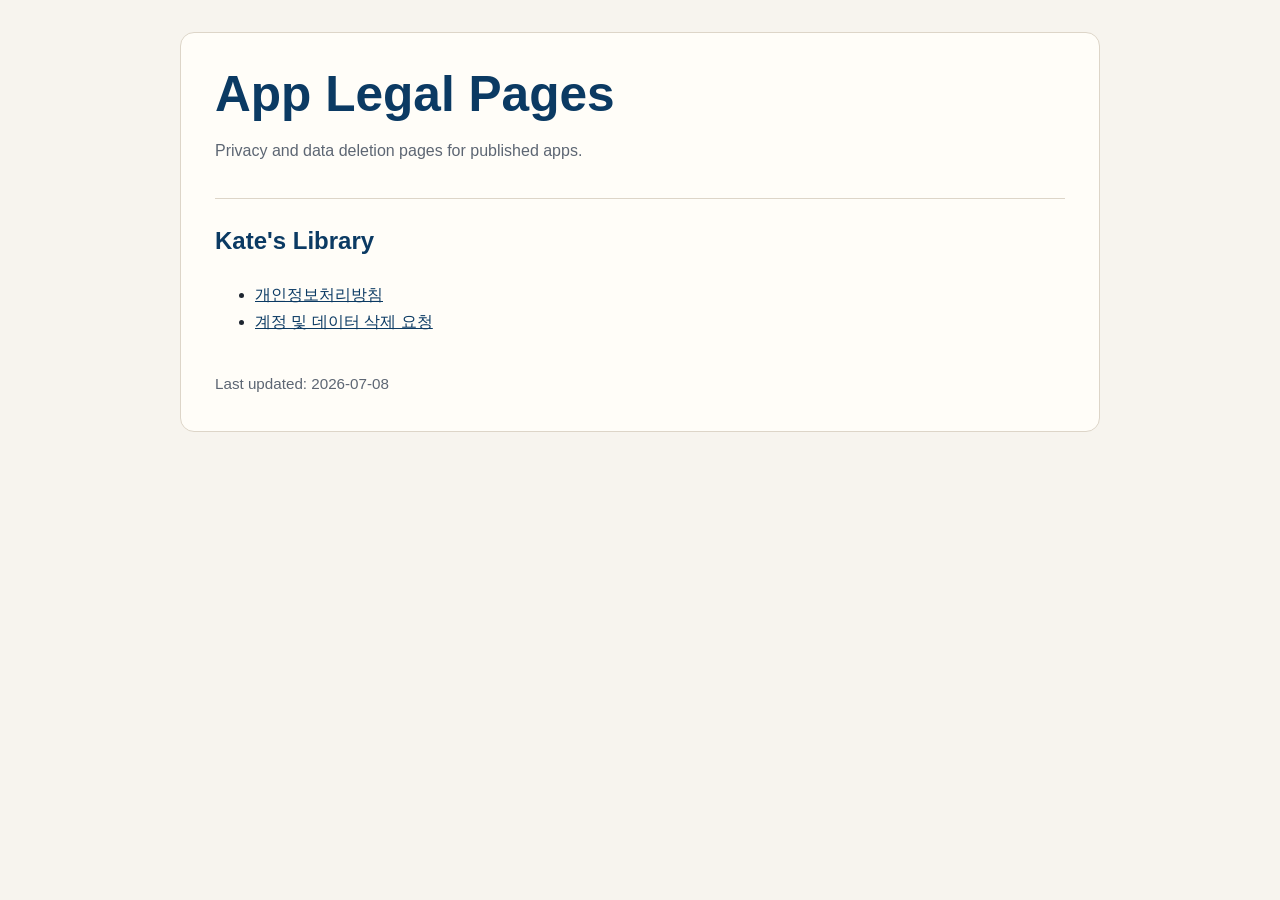
<file: index.html>
<!doctype html>
<html lang="ko">
  <head>
    <meta charset="utf-8">
    <meta name="viewport" content="width=device-width, initial-scale=1">
    <title>App Legal Pages</title>
    <link rel="stylesheet" href="assets/styles.css">
  </head>
  <body>
    <main>
      <h1>App Legal Pages</h1>
      <p class="meta">Privacy and data deletion pages for published apps.</p>

      <h2>Kate's Library</h2>
      <ul>
        <li><a href="apps/kates-library/privacy-policy/">개인정보처리방침</a></li>
        <li><a href="apps/kates-library/data-deletion/">계정 및 데이터 삭제 요청</a></li>
      </ul>

      <footer>
        Last updated: 2026-07-08
      </footer>
    </main>
  </body>
</html>
</file>
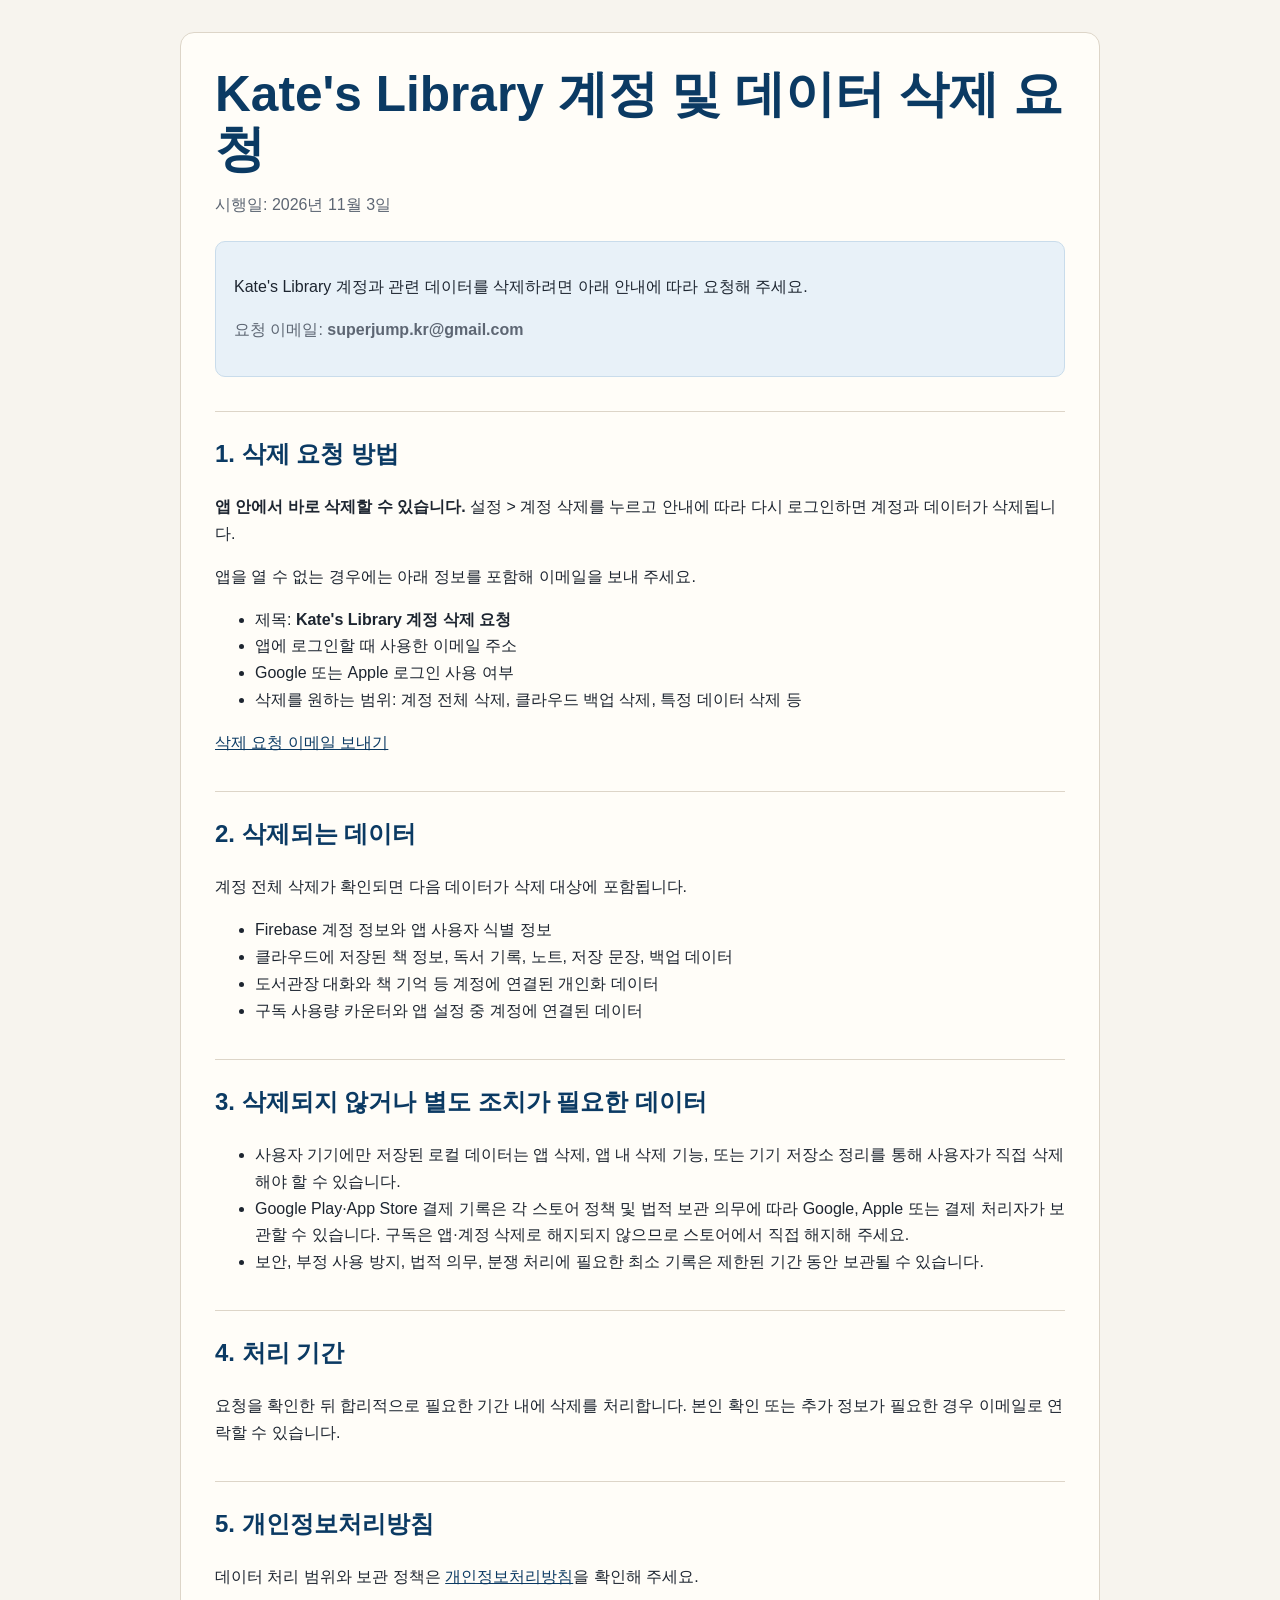
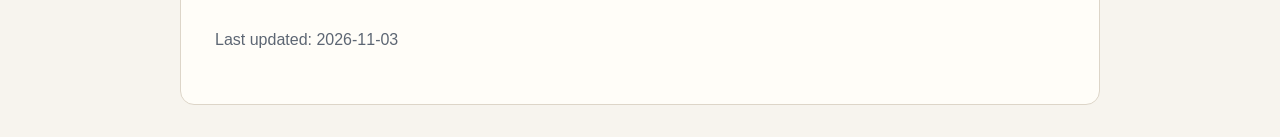
<file: apps/kates-library/data-deletion/index.html>
<!doctype html>
<html lang="ko">
  <head>
    <meta charset="utf-8">
    <meta name="viewport" content="width=device-width, initial-scale=1">
    <title>Kate's Library 계정 및 데이터 삭제 요청</title>
    <link rel="stylesheet" href="../../../assets/styles.css">
  </head>
  <body>
    <main>
      <h1>Kate's Library 계정 및 데이터 삭제 요청</h1>
      <p class="meta">시행일: 2026년 11월 3일</p>

      <div class="callout">
        <p>Kate's Library 계정과 관련 데이터를 삭제하려면 아래 안내에 따라 요청해 주세요.</p>
        <p class="note">요청 이메일: <strong>superjump.kr@gmail.com</strong></p>
      </div>

      <h2>1. 삭제 요청 방법</h2>
      <p><strong>앱 안에서 바로 삭제할 수 있습니다.</strong> 설정 &gt; 계정 삭제를 누르고 안내에 따라 다시 로그인하면 계정과 데이터가 삭제됩니다.</p>
      <p>앱을 열 수 없는 경우에는 아래 정보를 포함해 이메일을 보내 주세요.</p>
      <ul>
        <li>제목: <strong>Kate's Library 계정 삭제 요청</strong></li>
        <li>앱에 로그인할 때 사용한 이메일 주소</li>
        <li>Google 또는 Apple 로그인 사용 여부</li>
        <li>삭제를 원하는 범위: 계정 전체 삭제, 클라우드 백업 삭제, 특정 데이터 삭제 등</li>
      </ul>
      <p><a href="mailto:superjump.kr@gmail.com?subject=Kate's%20Library%20%EA%B3%84%EC%A0%95%20%EC%82%AD%EC%A0%9C%20%EC%9A%94%EC%B2%AD">삭제 요청 이메일 보내기</a></p>

      <h2>2. 삭제되는 데이터</h2>
      <p>계정 전체 삭제가 확인되면 다음 데이터가 삭제 대상에 포함됩니다.</p>
      <ul>
        <li>Firebase 계정 정보와 앱 사용자 식별 정보</li>
        <li>클라우드에 저장된 책 정보, 독서 기록, 노트, 저장 문장, 백업 데이터</li>
        <li>도서관장 대화와 책 기억 등 계정에 연결된 개인화 데이터</li>
        <li>구독 사용량 카운터와 앱 설정 중 계정에 연결된 데이터</li>
      </ul>

      <h2>3. 삭제되지 않거나 별도 조치가 필요한 데이터</h2>
      <ul>
        <li>사용자 기기에만 저장된 로컬 데이터는 앱 삭제, 앱 내 삭제 기능, 또는 기기 저장소 정리를 통해 사용자가 직접 삭제해야 할 수 있습니다.</li>
        <li>Google Play·App Store 결제 기록은 각 스토어 정책 및 법적 보관 의무에 따라 Google, Apple 또는 결제 처리자가 보관할 수 있습니다. 구독은 앱·계정 삭제로 해지되지 않으므로 스토어에서 직접 해지해 주세요.</li>
        <li>보안, 부정 사용 방지, 법적 의무, 분쟁 처리에 필요한 최소 기록은 제한된 기간 동안 보관될 수 있습니다.</li>
      </ul>

      <h2>4. 처리 기간</h2>
      <p>요청을 확인한 뒤 합리적으로 필요한 기간 내에 삭제를 처리합니다. 본인 확인 또는 추가 정보가 필요한 경우 이메일로 연락할 수 있습니다.</p>

      <h2>5. 개인정보처리방침</h2>
      <p>데이터 처리 범위와 보관 정책은 <a href="../privacy-policy/">개인정보처리방침</a>을 확인해 주세요.</p>

      <footer>
        <p>Last updated: 2026-11-03</p>
      </footer>
    </main>
  </body>
</html>
</file>
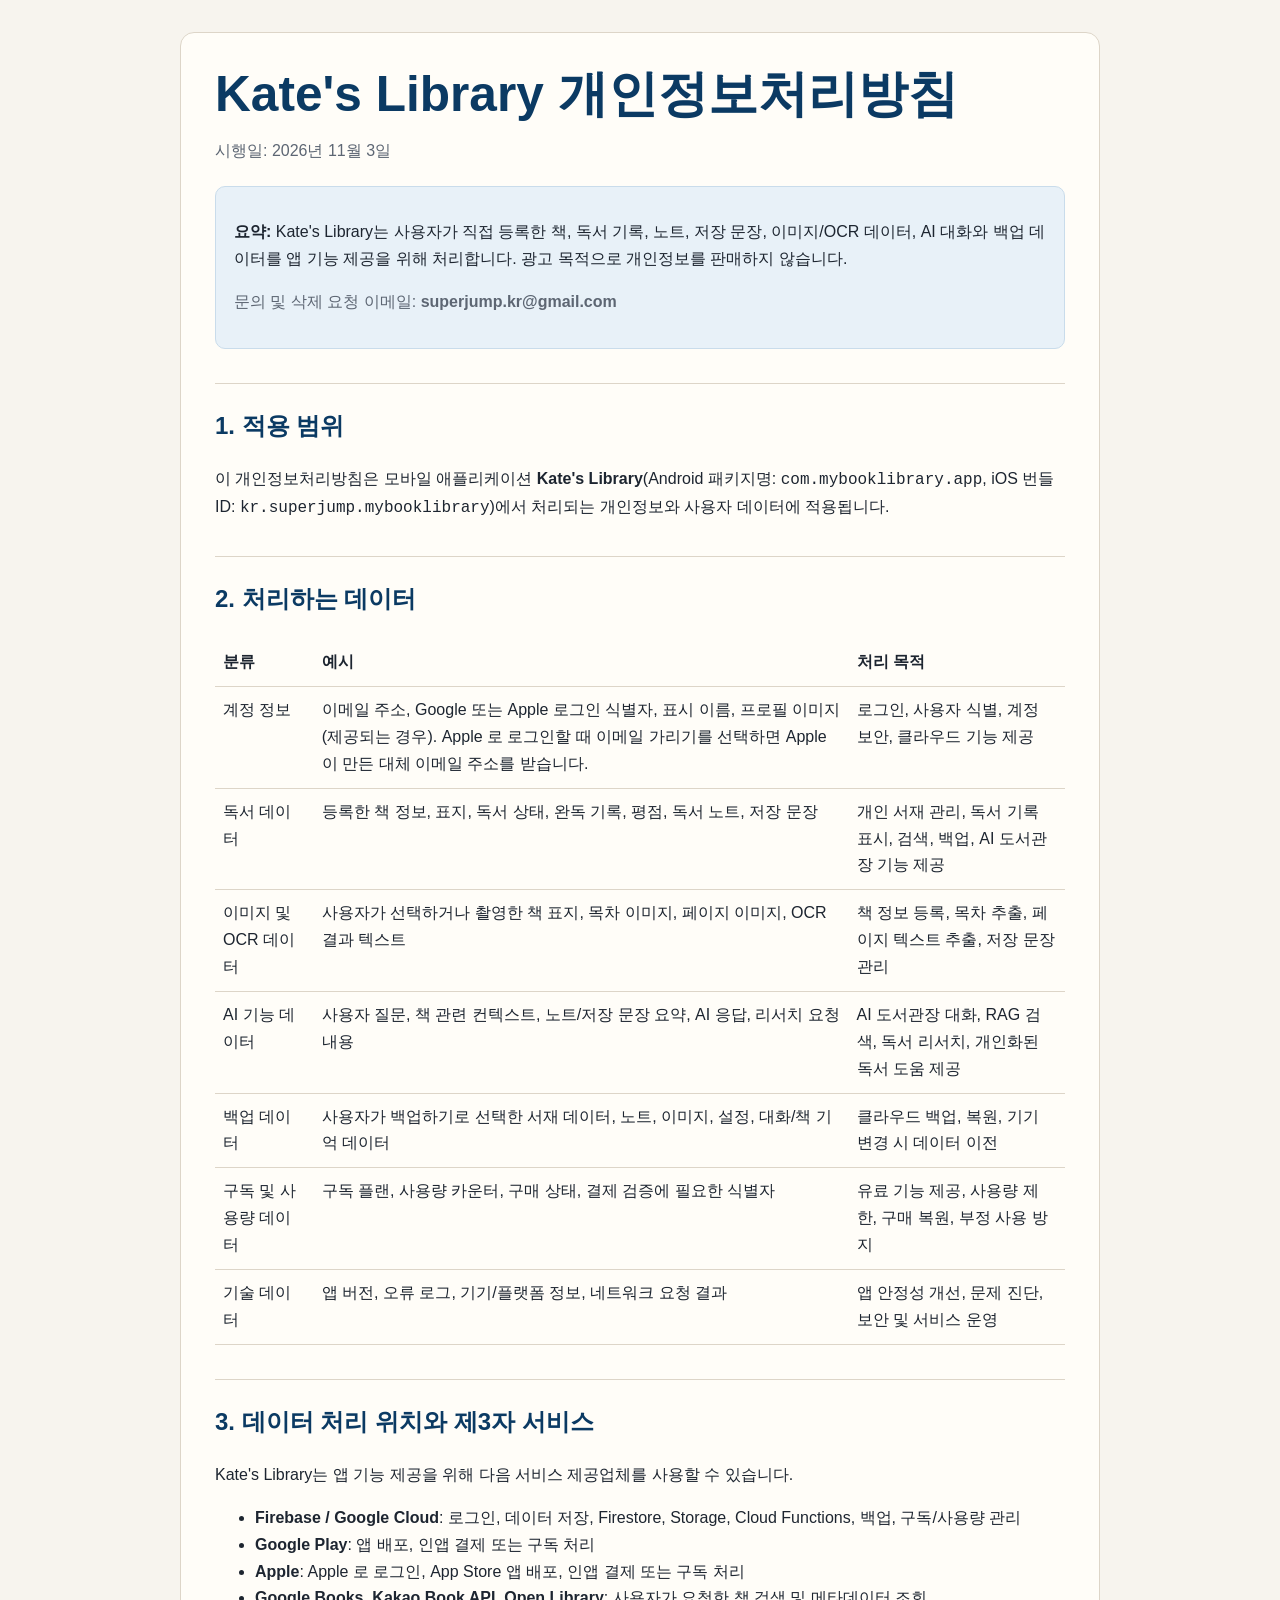
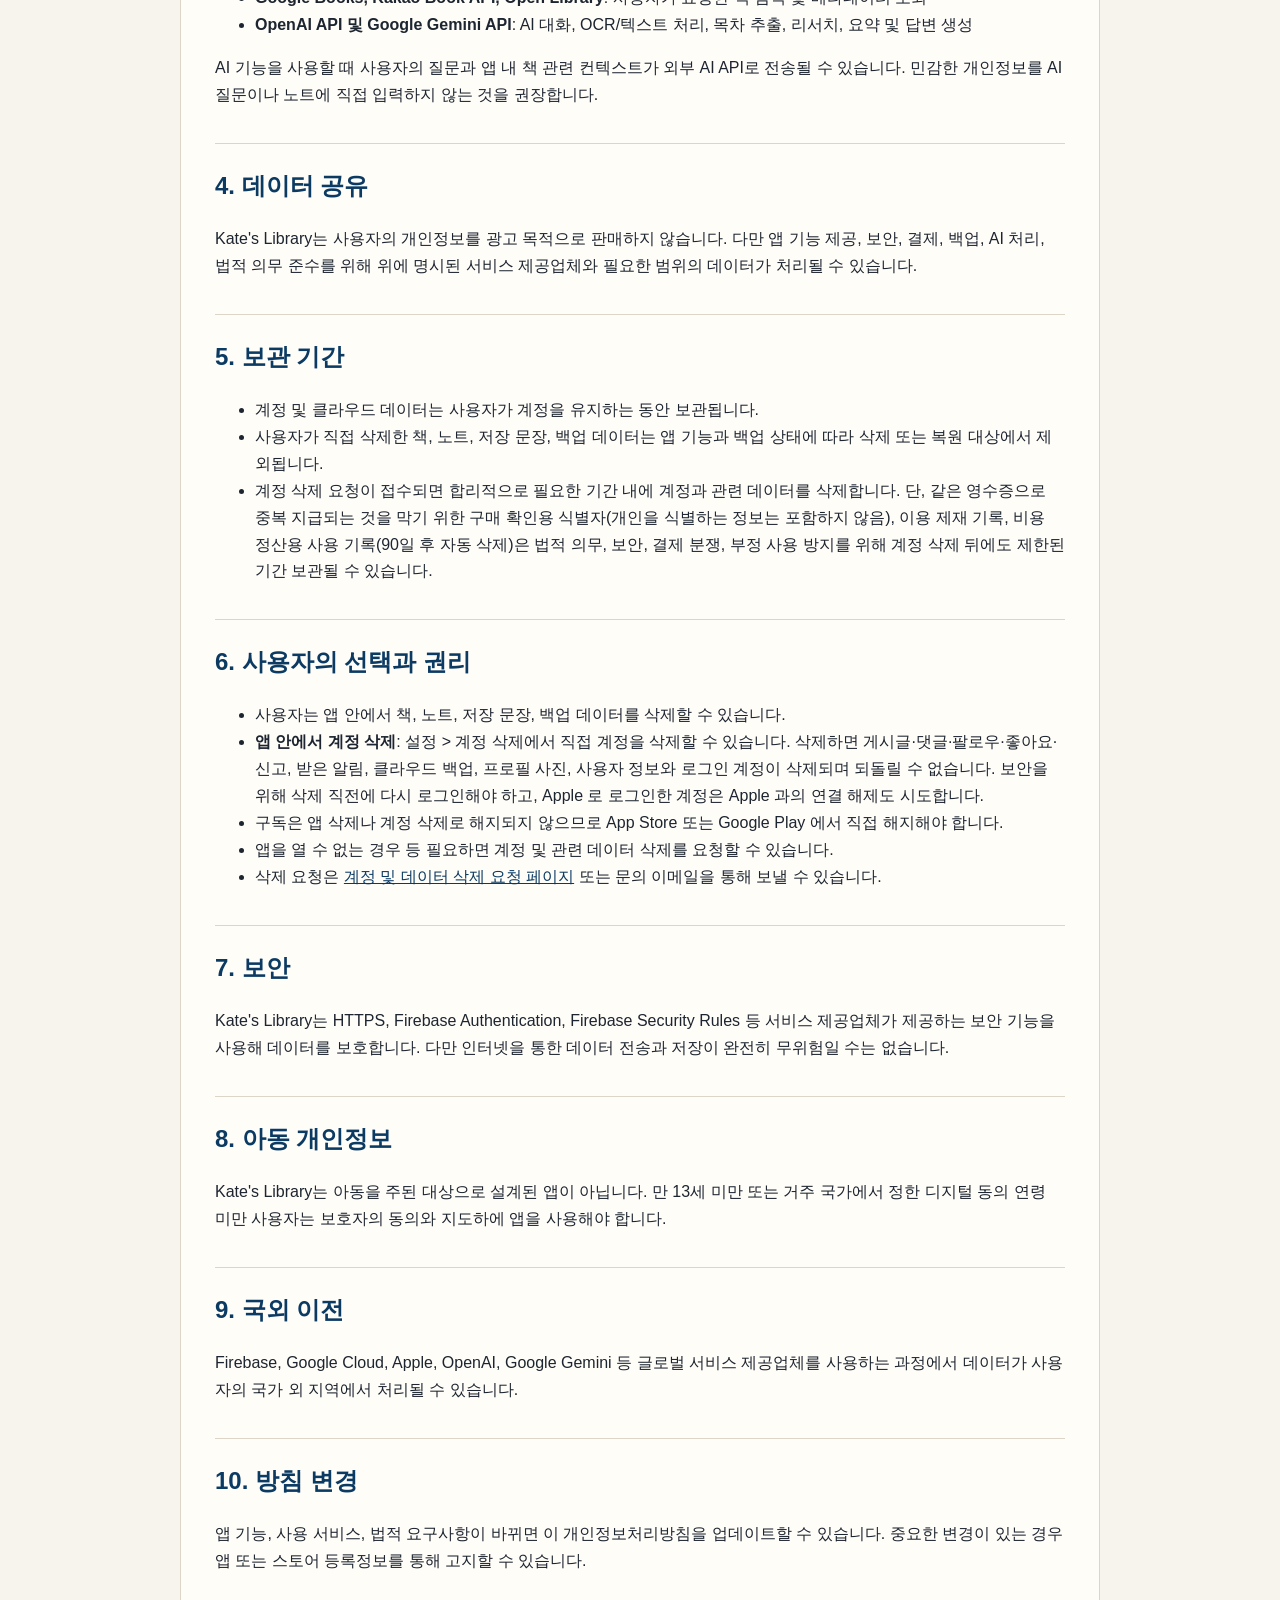
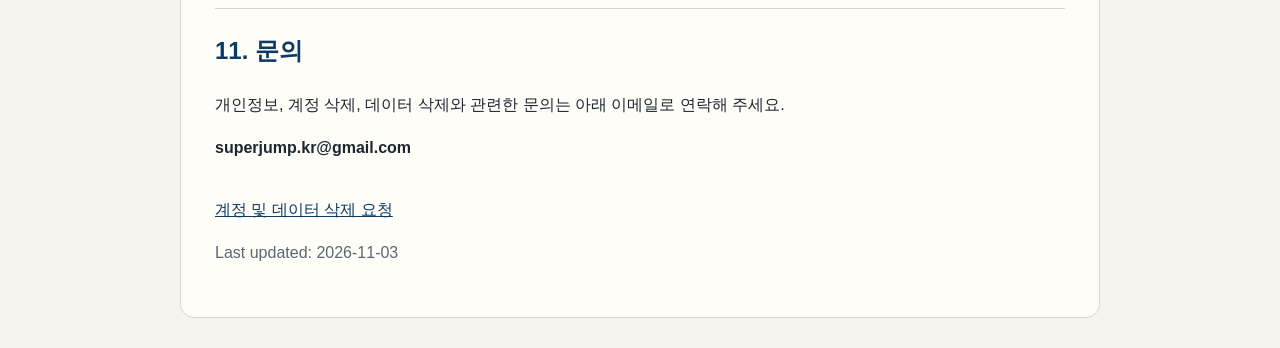
<file: apps/kates-library/privacy-policy/index.html>
<!doctype html>
<html lang="ko">
  <head>
    <meta charset="utf-8">
    <meta name="viewport" content="width=device-width, initial-scale=1">
    <title>Kate's Library 개인정보처리방침</title>
    <link rel="stylesheet" href="../../../assets/styles.css">
  </head>
  <body>
    <main>
      <h1>Kate's Library 개인정보처리방침</h1>
      <p class="meta">시행일: 2026년 11월 3일</p>

      <div class="callout">
        <p><strong>요약:</strong> Kate's Library는 사용자가 직접 등록한 책, 독서 기록, 노트, 저장 문장, 이미지/OCR 데이터, AI 대화와 백업 데이터를 앱 기능 제공을 위해 처리합니다. 광고 목적으로 개인정보를 판매하지 않습니다.</p>
        <p class="note">문의 및 삭제 요청 이메일: <strong>superjump.kr@gmail.com</strong></p>
      </div>

      <h2>1. 적용 범위</h2>
      <p>이 개인정보처리방침은 모바일 애플리케이션 <strong>Kate's Library</strong>(Android 패키지명: <code>com.mybooklibrary.app</code>, iOS 번들 ID: <code>kr.superjump.mybooklibrary</code>)에서 처리되는 개인정보와 사용자 데이터에 적용됩니다.</p>

      <h2>2. 처리하는 데이터</h2>
      <table>
        <thead>
          <tr>
            <th>분류</th>
            <th>예시</th>
            <th>처리 목적</th>
          </tr>
        </thead>
        <tbody>
          <tr>
            <td>계정 정보</td>
            <td>이메일 주소, Google 또는 Apple 로그인 식별자, 표시 이름, 프로필 이미지(제공되는 경우). Apple 로 로그인할 때 이메일 가리기를 선택하면 Apple 이 만든 대체 이메일 주소를 받습니다.</td>
            <td>로그인, 사용자 식별, 계정 보안, 클라우드 기능 제공</td>
          </tr>
          <tr>
            <td>독서 데이터</td>
            <td>등록한 책 정보, 표지, 독서 상태, 완독 기록, 평점, 독서 노트, 저장 문장</td>
            <td>개인 서재 관리, 독서 기록 표시, 검색, 백업, AI 도서관장 기능 제공</td>
          </tr>
          <tr>
            <td>이미지 및 OCR 데이터</td>
            <td>사용자가 선택하거나 촬영한 책 표지, 목차 이미지, 페이지 이미지, OCR 결과 텍스트</td>
            <td>책 정보 등록, 목차 추출, 페이지 텍스트 추출, 저장 문장 관리</td>
          </tr>
          <tr>
            <td>AI 기능 데이터</td>
            <td>사용자 질문, 책 관련 컨텍스트, 노트/저장 문장 요약, AI 응답, 리서치 요청 내용</td>
            <td>AI 도서관장 대화, RAG 검색, 독서 리서치, 개인화된 독서 도움 제공</td>
          </tr>
          <tr>
            <td>백업 데이터</td>
            <td>사용자가 백업하기로 선택한 서재 데이터, 노트, 이미지, 설정, 대화/책 기억 데이터</td>
            <td>클라우드 백업, 복원, 기기 변경 시 데이터 이전</td>
          </tr>
          <tr>
            <td>구독 및 사용량 데이터</td>
            <td>구독 플랜, 사용량 카운터, 구매 상태, 결제 검증에 필요한 식별자</td>
            <td>유료 기능 제공, 사용량 제한, 구매 복원, 부정 사용 방지</td>
          </tr>
          <tr>
            <td>기술 데이터</td>
            <td>앱 버전, 오류 로그, 기기/플랫폼 정보, 네트워크 요청 결과</td>
            <td>앱 안정성 개선, 문제 진단, 보안 및 서비스 운영</td>
          </tr>
        </tbody>
      </table>

      <h2>3. 데이터 처리 위치와 제3자 서비스</h2>
      <p>Kate's Library는 앱 기능 제공을 위해 다음 서비스 제공업체를 사용할 수 있습니다.</p>
      <ul>
        <li><strong>Firebase / Google Cloud</strong>: 로그인, 데이터 저장, Firestore, Storage, Cloud Functions, 백업, 구독/사용량 관리</li>
        <li><strong>Google Play</strong>: 앱 배포, 인앱 결제 또는 구독 처리</li>
        <li><strong>Apple</strong>: Apple 로 로그인, App Store 앱 배포, 인앱 결제 또는 구독 처리</li>
        <li><strong>Google Books, Kakao Book API, Open Library</strong>: 사용자가 요청한 책 검색 및 메타데이터 조회</li>
        <li><strong>OpenAI API 및 Google Gemini API</strong>: AI 대화, OCR/텍스트 처리, 목차 추출, 리서치, 요약 및 답변 생성</li>
      </ul>
      <p>AI 기능을 사용할 때 사용자의 질문과 앱 내 책 관련 컨텍스트가 외부 AI API로 전송될 수 있습니다. 민감한 개인정보를 AI 질문이나 노트에 직접 입력하지 않는 것을 권장합니다.</p>

      <h2>4. 데이터 공유</h2>
      <p>Kate's Library는 사용자의 개인정보를 광고 목적으로 판매하지 않습니다. 다만 앱 기능 제공, 보안, 결제, 백업, AI 처리, 법적 의무 준수를 위해 위에 명시된 서비스 제공업체와 필요한 범위의 데이터가 처리될 수 있습니다.</p>

      <h2>5. 보관 기간</h2>
      <ul>
        <li>계정 및 클라우드 데이터는 사용자가 계정을 유지하는 동안 보관됩니다.</li>
        <li>사용자가 직접 삭제한 책, 노트, 저장 문장, 백업 데이터는 앱 기능과 백업 상태에 따라 삭제 또는 복원 대상에서 제외됩니다.</li>
        <li>계정 삭제 요청이 접수되면 합리적으로 필요한 기간 내에 계정과 관련 데이터를 삭제합니다. 단, 같은 영수증으로 중복 지급되는 것을 막기 위한 구매 확인용 식별자(개인을 식별하는 정보는 포함하지 않음), 이용 제재 기록, 비용 정산용 사용 기록(90일 후 자동 삭제)은 법적 의무, 보안, 결제 분쟁, 부정 사용 방지를 위해 계정 삭제 뒤에도 제한된 기간 보관될 수 있습니다.</li>
      </ul>

      <h2>6. 사용자의 선택과 권리</h2>
      <ul>
        <li>사용자는 앱 안에서 책, 노트, 저장 문장, 백업 데이터를 삭제할 수 있습니다.</li>
        <li><strong>앱 안에서 계정 삭제</strong>: 설정 &gt; 계정 삭제에서 직접 계정을 삭제할 수 있습니다. 삭제하면 게시글·댓글·팔로우·좋아요·신고, 받은 알림, 클라우드 백업, 프로필 사진, 사용자 정보와 로그인 계정이 삭제되며 되돌릴 수 없습니다. 보안을 위해 삭제 직전에 다시 로그인해야 하고, Apple 로 로그인한 계정은 Apple 과의 연결 해제도 시도합니다.</li>
        <li>구독은 앱 삭제나 계정 삭제로 해지되지 않으므로 App Store 또는 Google Play 에서 직접 해지해야 합니다.</li>
        <li>앱을 열 수 없는 경우 등 필요하면 계정 및 관련 데이터 삭제를 요청할 수 있습니다.</li>
        <li>삭제 요청은 <a href="../data-deletion/">계정 및 데이터 삭제 요청 페이지</a> 또는 문의 이메일을 통해 보낼 수 있습니다.</li>
      </ul>

      <h2>7. 보안</h2>
      <p>Kate's Library는 HTTPS, Firebase Authentication, Firebase Security Rules 등 서비스 제공업체가 제공하는 보안 기능을 사용해 데이터를 보호합니다. 다만 인터넷을 통한 데이터 전송과 저장이 완전히 무위험일 수는 없습니다.</p>

      <h2>8. 아동 개인정보</h2>
      <p>Kate's Library는 아동을 주된 대상으로 설계된 앱이 아닙니다. 만 13세 미만 또는 거주 국가에서 정한 디지털 동의 연령 미만 사용자는 보호자의 동의와 지도하에 앱을 사용해야 합니다.</p>

      <h2>9. 국외 이전</h2>
      <p>Firebase, Google Cloud, Apple, OpenAI, Google Gemini 등 글로벌 서비스 제공업체를 사용하는 과정에서 데이터가 사용자의 국가 외 지역에서 처리될 수 있습니다.</p>

      <h2>10. 방침 변경</h2>
      <p>앱 기능, 사용 서비스, 법적 요구사항이 바뀌면 이 개인정보처리방침을 업데이트할 수 있습니다. 중요한 변경이 있는 경우 앱 또는 스토어 등록정보를 통해 고지할 수 있습니다.</p>

      <h2>11. 문의</h2>
      <p>개인정보, 계정 삭제, 데이터 삭제와 관련한 문의는 아래 이메일로 연락해 주세요.</p>
      <p><strong>superjump.kr@gmail.com</strong></p>

      <footer>
        <p><a href="../data-deletion/">계정 및 데이터 삭제 요청</a></p>
        <p>Last updated: 2026-11-03</p>
      </footer>
    </main>
  </body>
</html>
</file>
<file: assets/styles.css>
:root {
  color-scheme: light;
  --bg: #f7f4ee;
  --paper: #fffdf8;
  --ink: #1d2530;
  --muted: #5d6673;
  --line: #ddd5c8;
  --accent: #0b3a63;
  --accent-soft: #e8f1f8;
}

* {
  box-sizing: border-box;
}

body {
  margin: 0;
  background: var(--bg);
  color: var(--ink);
  font-family: -apple-system, BlinkMacSystemFont, "Segoe UI", sans-serif;
  line-height: 1.68;
}

main {
  width: min(920px, calc(100% - 32px));
  margin: 32px auto;
  padding: 34px;
  background: var(--paper);
  border: 1px solid var(--line);
  border-radius: 14px;
}

h1 {
  margin: 0 0 8px;
  font-size: clamp(2rem, 4vw, 3.1rem);
  line-height: 1.1;
  color: var(--accent);
}

h2 {
  margin-top: 34px;
  padding-top: 22px;
  border-top: 1px solid var(--line);
  color: var(--accent);
}

h3 {
  margin-top: 24px;
}

p,
li {
  font-size: 1rem;
}

a {
  color: var(--accent);
}

.meta,
.note {
  color: var(--muted);
}

.callout {
  margin: 22px 0;
  padding: 16px 18px;
  border-radius: 10px;
  background: var(--accent-soft);
  border: 1px solid #c9dceb;
}

table {
  width: 100%;
  border-collapse: collapse;
  margin: 18px 0;
}

th,
td {
  text-align: left;
  vertical-align: top;
  border-bottom: 1px solid var(--line);
  padding: 10px 8px;
}

footer {
  margin-top: 36px;
  color: var(--muted);
  font-size: 0.95rem;
}

@media (max-width: 640px) {
  main {
    width: 100%;
    min-height: 100vh;
    margin: 0;
    padding: 24px 18px;
    border: 0;
    border-radius: 0;
  }
}
</file>
